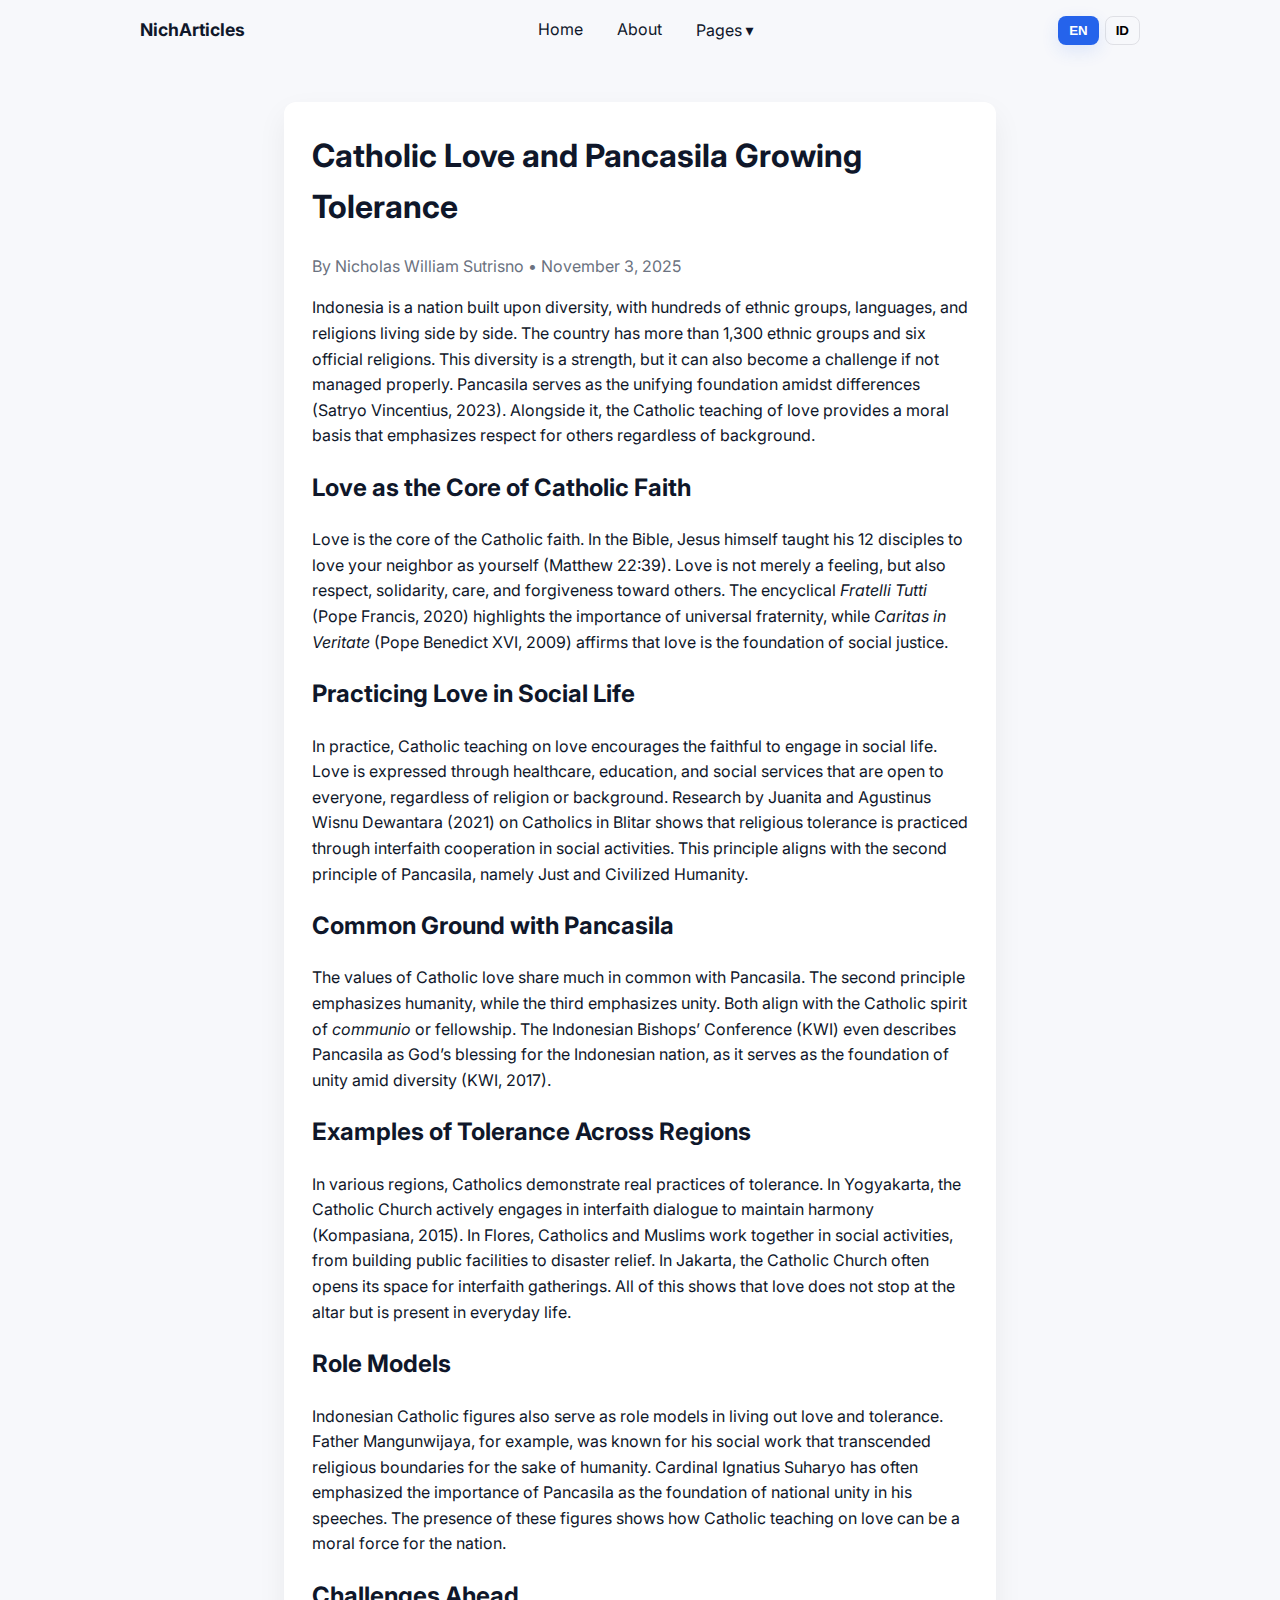
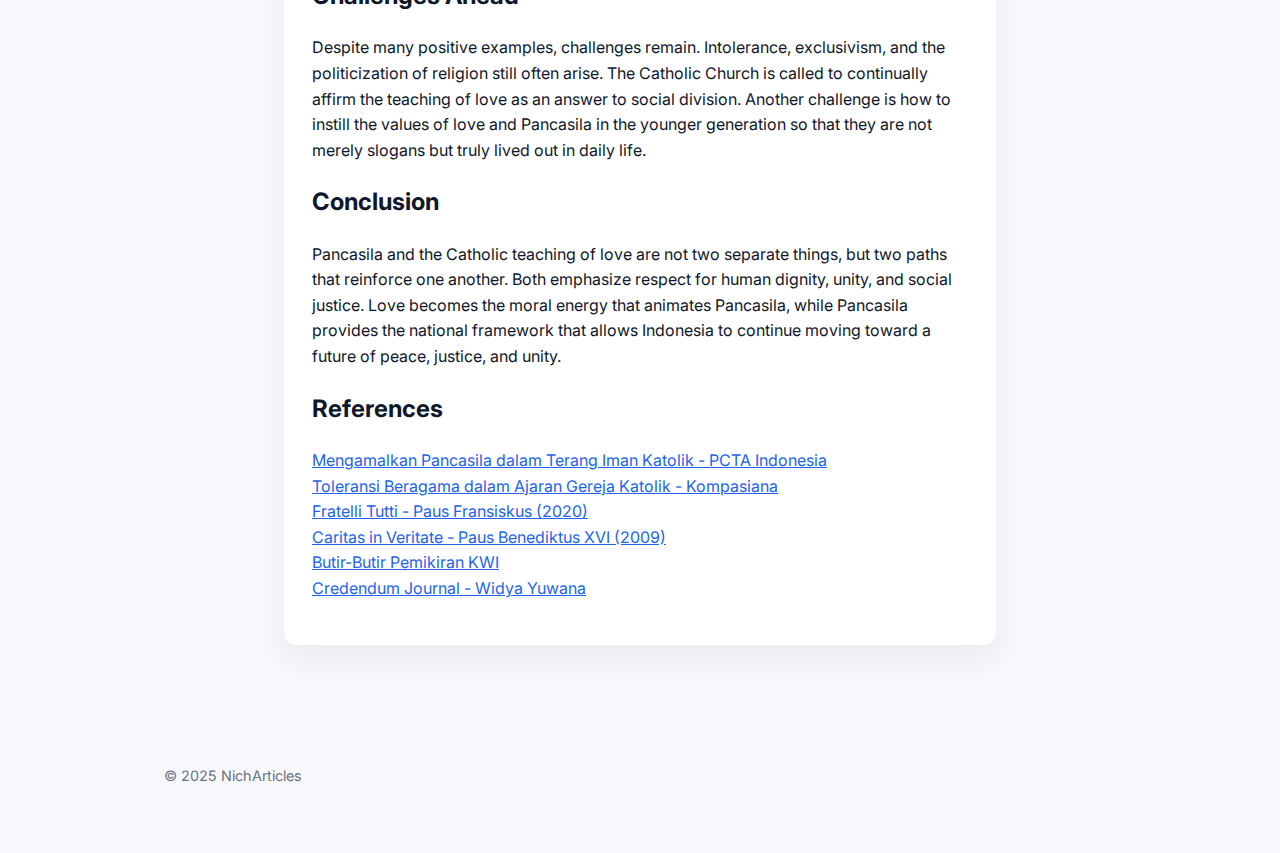
<file: website-folder/article.html>
<!doctype html>
<html lang="id">
<head>
  <meta charset="utf-8" />
  <meta name="viewport" content="width=device-width, initial-scale=1" />
  <title>Kasih Katolik dan Pancasila Menumbuhkan Toleransi — MyArticles</title>
  <link href="https://fonts.googleapis.com/css2?family=Inter:wght@300;400;600;700&display=swap" rel="stylesheet">
  <link rel="stylesheet" href="styles.css">
</head>
<body>
  <header class="site-header">
    <div class="container header-inner">
      <a class="logo" href="index.html">NichArticles</a>
      <nav class="site-nav" aria-label="Main navigation">
        <button class="nav-toggle" aria-label="Toggle menu" aria-expanded="false">☰</button>
        <ul class="nav-list">
          <li><a href="index.html" data-lang="en">Home</a><a href="index.html" data-lang="id" hidden>Beranda</a></li>
          <li><a href="aboutme.html" data-lang="en">About</a><a href="aboutme.html" data-lang="id" hidden>Tentang</a></li>
          <li class="dropdown">
            <button class="dropdown-toggle" aria-haspopup="true" aria-expanded="false"><span data-lang="en">Pages</span><span data-lang="id" hidden>Halaman</span> ▾</button>
            <ul class="dropdown-menu">
              <li><a href="index.html" data-lang="en">Home</a><a href="index.html" data-lang="id" hidden>Beranda</a></li>
              <li><a href="aboutme.html" data-lang="en">About</a><a href="aboutme.html" data-lang="id" hidden>Tentang</a></li>
              <li><a href="article.html" data-lang="en">Article</a><a href="article.html" data-lang="id" hidden>Artikel</a></li>
            </ul>
          </li>
        </ul>
      </nav>

      <div class="lang-switch">
        <button id="btn-en" class="lang-btn" aria-pressed="false">EN</button>
        <button id="btn-id" class="lang-btn" aria-pressed="true">ID</button>
      </div>
    </div>
  </header>

  <main class="container narrow">
    <article class="article">
      <header class="article-header">
        <h1 data-lang="id">Kasih Katolik dan Pancasila Menumbuhkan Toleransi</h1>
        <h1 data-lang="en" hidden>Catholic Love and Pancasila Growing Tolerance</h1>
        <p class="byline" data-lang="id">Oleh Nicholas William Sutrisno • 3 November, 2025</p>
        <p class="byline" data-lang="en" hidden>By Nicholas William Sutrisno • November 3, 2025</p>
      </header>

      <section class="article-body">
        <p data-lang="id">
          Indonesia adalah bangsa yang berdiri di atas keberagaman dengan ratusan suku, bahasa, dan agama yang hidup berdampingan. Indonesia memiliki lebih dari 1.300 kelompok etnis dan enam agama resmi. Keberagaman ini adalah suatu kekuatan, tetapi bisa juga menjadi tantangan jika tidak dikendalikan dengan baik. Pancasila hadir sebagai yang menyatukan suatu perbedaan (Satryo Vincentius, 2023). Dengan itu, ajaran kasih dalam agama Katolik memberikan landasan moral yang menekankan penghormatan terhadap sesama tanpa memandang latar belakang.
        </p>
        <p data-lang="en" hidden>
          Indonesia is a nation built upon diversity, with hundreds of ethnic groups, languages, and religions living side by side. The country has more than 1,300 ethnic groups and six official religions. This diversity is a strength, but it can also become a challenge if not managed properly. Pancasila serves as the unifying foundation amidst differences (Satryo Vincentius, 2023). Alongside it, the Catholic teaching of love provides a moral basis that emphasizes respect for others regardless of background.
        </p>

        <h2 data-lang="id">Kasih sebagai Inti Iman Katolik</h2>
        <h2 data-lang="en" hidden>Love as the Core of Catholic Faith</h2>
        <p data-lang="id">
          Kasih adalah inti dari iman agama Katolik. Dalam Alkitab, Yesus sendiri mengajarkan kepada 12 muridnya bahwa kasihilah sesamamu manusia seperti dirimu sendiri (Matius, 22:39). Kasih bukan hanya perasaan, tetapi juga kehormatan, solidaritas, kepedulian, dan memaafkan terhadap orang lain. Ensiklik <em>Fratelli Tutti</em> (Paus Fransiskus, 2020) mengatakan pentingnya persaudaraan universal, sementara <em>Caritas in Veritate</em> (Paus Benediktus XVI, 2009) menegaskan bahwa kasih adalah dasar keadilan sosial.
        </p>
        <p data-lang="en" hidden>
          Love is the core of the Catholic faith. In the Bible, Jesus himself taught his 12 disciples to love your neighbor as yourself (Matthew 22:39). Love is not merely a feeling, but also respect, solidarity, care, and forgiveness toward others. The encyclical <em>Fratelli Tutti</em> (Pope Francis, 2020) highlights the importance of universal fraternity, while <em>Caritas in Veritate</em> (Pope Benedict XVI, 2009) affirms that love is the foundation of social justice.
        </p>

        <h2 data-lang="id">Praktik Kasih dalam Kehidupan Sosial</h2>
        <h2 data-lang="en" hidden>Practicing Love in Social Life</h2>
        <p data-lang="id">
          Dalam praktiknya, ajaran kasih Katolik mendorong umat untuk terlibat dalam kehidupan sosial. Kasih diwujudkan melalui pelayanan kesehatan, pendidikan, dan karya sosial yang terbuka bagi siapa saja, tanpa memandang agama atau latar belakang. Penelitian Juanita dan Agustinus Wisnu Dewantara (2021) tentang umat Katolik di Blitar menunjukkan bahwa toleransi beragama dipraktikkan melalui kerja sama lintas iman dalam kegiatan sosial. Prinsip ini sejalan dengan sila kedua Pancasila, yaitu Kemanusiaan yang Adil dan Beradab.
        </p>
        <p data-lang="en" hidden>
          In practice, Catholic teaching on love encourages the faithful to engage in social life. Love is expressed through healthcare, education, and social services that are open to everyone, regardless of religion or background. Research by Juanita and Agustinus Wisnu Dewantara (2021) on Catholics in Blitar shows that religious tolerance is practiced through interfaith cooperation in social activities. This principle aligns with the second principle of Pancasila, namely Just and Civilized Humanity.
        </p>

        <h2 data-lang="id">Kesamaan dengan Pancasila</h2>
        <h2 data-lang="en" hidden>Common Ground with Pancasila</h2>
        <p data-lang="id">
          Nilai kasih Katolik memiliki banyak kesamaan dengan Pancasila. Sila kedua menekankan kemanusiaan, sedangkan sila ketiga menekankan persatuan. Keduanya sejalan dengan semangat Katolik yang menekankan <em>communio</em> atau persekutuan. Konferensi Waligereja Indonesia (KWI) bahkan menyebut Pancasila sebagai rahmat Tuhan bagi bangsa Indonesia, karena mampu menjadi dasar persatuan di tengah perbedaan (KWI, 2017).
        </p>
        <p data-lang="en" hidden>
          The values of Catholic love share much in common with Pancasila. The second principle emphasizes humanity, while the third emphasizes unity. Both align with the Catholic spirit of <em>communio</em> or fellowship. The Indonesian Bishops’ Conference (KWI) even describes Pancasila as God’s blessing for the Indonesian nation, as it serves as the foundation of unity amid diversity (KWI, 2017).
        </p>

        <h2 data-lang="id">Praktik Toleransi di Berbagai Daerah</h2>
        <h2 data-lang="en" hidden>Examples of Tolerance Across Regions</h2>
        <p data-lang="id">
          Di berbagai daerah, umat Katolik menunjukkan praktik toleransi yang nyata. Di Yogyakarta, Gereja Katolik aktif dalam dialog lintas agama untuk menjaga kerukunan (Kompasiana, 2015). Di Flores, umat Katolik dan Muslim bekerja sama dalam kegiatan sosial, mulai dari pembangunan fasilitas umum hingga bantuan bencana. Di Jakarta, Gereja Katolik sering membuka ruang bagi pertemuan lintas iman. Semua ini menunjukkan bahwa kasih tidak berhenti di altar, tetapi hadir dalam kehidupan sehari-hari.
        </p>
        <p data-lang="en" hidden>
          In various regions, Catholics demonstrate real practices of tolerance. In Yogyakarta, the Catholic Church actively engages in interfaith dialogue to maintain harmony (Kompasiana, 2015). In Flores, Catholics and Muslims work together in social activities, from building public facilities to disaster relief. In Jakarta, the Catholic Church often opens its space for interfaith gatherings. All of this shows that love does not stop at the altar but is present in everyday life.
        </p>

        <h2 data-lang="id">Tokoh Teladan</h2>
        <h2 data-lang="en" hidden>Role Models</h2>
        <p data-lang="id">
          Tokoh Katolik Indonesia juga menjadi teladan dalam menghidupi kasih dan toleransi. Romo Mangunwijaya, misalnya, dikenal dengan karya sosialnya yang melampaui batas agama demi kemanusiaan. Kardinal Ignatius Suharyo juga sering menekankan pentingnya Pancasila sebagai dasar persatuan bangsa dalam berbagai pidatonya. Kehadiran tokoh-tokoh ini memperlihatkan bagaimana ajaran kasih Katolik dapat menjadi kekuatan moral bagi bangsa.
        </p>
        <p data-lang="en" hidden>
          Indonesian Catholic figures also serve as role models in living out love and tolerance. Father Mangunwijaya, for example, was known for his social work that transcended religious boundaries for the sake of humanity. Cardinal Ignatius Suharyo has often emphasized the importance of Pancasila as the foundation of national unity in his speeches. The presence of these figures shows how Catholic teaching on love can be a moral force for the nation.
        </p>

        <h2 data-lang="id">Tantangan yang Dihadapi</h2>
        <h2 data-lang="en" hidden>Challenges Ahead</h2>
        <p data-lang="id">
          Meski banyak contoh baik, tantangan tetap ada. Fenomena intoleransi, eksklusivisme, dan politisasi agama masih sering muncul. Gereja Katolik dituntut untuk terus menegaskan ajaran kasih sebagai jawaban atas perpecahan sosial. Tantangan lainnya adalah bagaimana menanamkan nilai kasih dan Pancasila kepada generasi muda agar tidak hanya menjadi slogan, tetapi benar-benar dihidupi dalam keseharian.
        </p>
        <p data-lang="en" hidden>
          Despite many positive examples, challenges remain. Intolerance, exclusivism, and the politicization of religion still often arise. The Catholic Church is called to continually affirm the teaching of love as an answer to social division. Another challenge is how to instill the values of love and Pancasila in the younger generation so that they are not merely slogans but truly lived out in daily life.
        </p>

        <h2 data-lang="id">Kesimpulan</h2>
        <h2 data-lang="en" hidden>Conclusion</h2>
        <p data-lang="id">
          Pancasila dan ajaran kasih Katolik bukanlah dua hal yang terpisah, melainkan dua jalan yang saling menguatkan. Keduanya menekankan penghormatan terhadap martabat manusia, persatuan, dan keadilan sosial. Kasih menjadi energi moral yang menghidupkan Pancasila, sementara Pancasila menjadi ruang kebangsaan yang memungkinkan Indonesia terus melangkah menuju masa depan yang penuh damai, adil, dan bersatu.
        </p>
        <p data-lang="en" hidden>
          Pancasila and the Catholic teaching of love are not two separate things, but two paths that reinforce one another. Both emphasize respect for human dignity, unity, and social justice. Love becomes the moral energy that animates Pancasila, while Pancasila provides the national framework that allows Indonesia to continue moving toward a future of peace, justice, and unity.
        </p>


        <h2 data-lang="id">Referensi</h2>
        <h2 data-lang="en" hidden>References</h2>
        <ul style="list-style-type: none; padding-left: 0;">
          <li><a href="https://suara.pctaindonesia.or.id/mengamalkan-pancasila-dalam-terang-iman-katolik" target="_blank">Mengamalkan Pancasila dalam Terang Iman Katolik - PCTA Indonesia</a></li>
          <li><a href="https://www.kompasiana.com/alexanderphiliph/550f5b34813311872cbc67bd/toleransi-beragama-dalam-ajaran-gereja-katolik" target="_blank">Toleransi Beragama dalam Ajaran Gereja Katolik - Kompasiana</a></li>
          <li><a href="https://www.vatican.va/content/francesco/en/encyclicals/documents/papa-francesco_20201003_enciclica-fratelli-tutti.html" target="_blank">Fratelli Tutti - Paus Fransiskus (2020)</a></li>
          <li><a href="https://www.vatican.va/content/benedict-xvi/en/encyclicals/documents/hf_ben-xvi_enc_20090629_caritas-in-veritate.html" target="_blank">Caritas in Veritate - Paus Benediktus XVI (2009)</a></li>
          <li><a href="https://www.dokpenkwi.org/butir-butir-pemikiran-konferensi-nasional-umat-katolik-indonesia/" target="_blank">Butir-Butir Pemikiran KWI</a></li>
          <li><a href="https://ejournal.widyayuwana.ac.id/credendum/issue/view/32" target="_blank">Credendum Journal - Widya Yuwana</a></li>
        </ul>
      </section>
    </article>
  </main>

  <footer class="site-footer">
    <div class="container">
      <p>© 2025 NichArticles</p>
    </div>
  </footer>

  <script src="main.js"></script>
</body>
</html>
</file>
<file: website-folder/styles.css>
:root{
  --bg:#f7f8fb;
  --card:#ffffff;
  --muted:#6b7280;
  --text:#0f172a;
  --accent:#2563eb;
  --radius:12px;
}

*{box-sizing:border-box}
html,body{height:100%}
body{
  margin:0;
  font-family:Inter, ui-sans-serif, system-ui, -apple-system, 'Segoe UI', Roboto, 'Helvetica Neue', Arial;
  background:var(--bg);
  color:var(--text);
  -webkit-font-smoothing:antialiased;
  -moz-osx-font-smoothing:grayscale;
  line-height:1.6;
}

.container{max-width:1000px;margin:0 auto;padding:24px}
.container.narrow{max-width:760px}
.header-inner{display:flex;align-items:center;justify-content:space-between;padding:12px 0}
.logo{font-weight:700;color:var(--text);text-decoration:none;font-size:1.1rem}

/* Navigation */
.site-nav{position:relative}
.nav-toggle{display:none;background:none;border:0;font-size:1.25rem}
.nav-toggle:focus-visible{outline:3px solid rgba(37,99,235,0.12);outline-offset:2px}
.nav-list{display:flex;gap:18px;list-style:none;margin:0;padding:0;align-items:center}
.nav-list a{color:var(--text);text-decoration:none;padding:8px;border-radius:8px}
.nav-list a:hover{background:rgba(0,0,0,0.04)}

/* Dropdown */
.dropdown{position:relative}
.dropdown-toggle{background:none;border:0;padding:8px;border-radius:8px;cursor:pointer;font-size:inherit;color:var(--text);font-family:inherit}
.dropdown-toggle:focus-visible{outline:3px solid rgba(37,99,235,0.12);outline-offset:2px}
.dropdown-menu{position:absolute;top:100%;left:0;display:none;min-width:200px;background:var(--card);box-shadow:0 8px 24px rgba(16,24,40,0.08);border-radius:10px;padding:8px;margin-top:8px}
.dropdown-menu li{list-style:none}
.dropdown-menu a{display:block;padding:8px 12px;color:var(--text);text-decoration:none;border-radius:6px}
.dropdown-menu a:hover{background:var(--bg)}
.dropdown:hover .dropdown-menu{display:block}

/* Hero */
.hero{background:linear-gradient(180deg, rgba(37,99,235,0.06), transparent);padding:36px;border-radius:12px;margin-bottom:22px;width:100%}
.hero h1{margin:0 0 8px;font-size:2rem}
.lead{color:var(--muted);margin-top:0}
.btn{display:inline-block;margin-top:12px;padding:10px 16px;background:var(--accent);color:#fff;border-radius:8px;text-decoration:none}
.btn:focus-visible{outline:3px solid rgba(37,99,235,0.12);outline-offset:2px}

/* Cards */
.cards{display:grid;grid-template-columns:repeat(auto-fit,minmax(260px,1fr));gap:18px}
.card{background:var(--card);border-radius:12px;padding:12px;box-shadow:0 6px 18px rgba(16,24,40,0.06)}
.card img{width:100%;height:auto;border-radius:8px}
.card h3{margin:10px 0 6px}
.card .meta{font-size:0.85rem;color:var(--muted)}
.card p{margin:0 0 12px}
.read-more{color:var(--accent);text-decoration:none}
.read-more:focus-visible{outline:3px solid rgba(37,99,235,0.12);outline-offset:2px}

/* Article styles */
.article{background:var(--card);padding:28px;border-radius:12px;box-shadow:0 12px 30px rgba(16,24,40,0.06);margin:28px 0}
.article h1{font-size:2rem;margin-top:0}
.byline{color:var(--muted);margin-bottom:12px}
.hero{width:100%;border-radius:10px}
.article-body img{max-width:100%;height:auto;border-radius:8px}
.article-body h2{margin-top:20px}
.article-body p{color:var(--text);margin-bottom:14px}
.article-body pre{background:#0f172a;color:#f8fafc;padding:14px;border-radius:8px;overflow:auto;font-family:ui-monospace, SFMono-Regular, Menlo, Monaco, "Roboto Mono", "Courier New", monospace;white-space:pre;word-break:break-word}
.article-body code{background:#eef2ff;color:#1e293b;padding:2px 6px;border-radius:6px;font-family:ui-monospace, SFMono-Regular, Menlo, Monaco, "Roboto Mono", "Courier New", monospace}
blockquote{border-left:4px solid rgba(37,99,235,0.2);padding:12px 16px;background:rgba(37,99,235,0.04);border-radius:8px}
blockquote cite{display:block;margin-top:8px;color:var(--muted);font-size:0.9rem}
figure{margin:0}
figcaption{font-size:0.9rem;color:var(--muted);margin-top:6px}

/* Footer */
.site-footer{padding:28px 0;color:var(--muted);font-size:0.9rem}

/* Responsive */
@media (max-width:800px){
  .nav-list{display:none;position:absolute;right:12px;top:56px;background:var(--card);flex-direction:column;width:220px;padding:12px;border-radius:10px;box-shadow:0 12px 28px rgba(16,24,40,0.08)}
  .nav-list.show{display:flex}
  .nav-toggle{display:inline-block}
  .dropdown:hover .dropdown-menu{display:none}
  .dropdown-menu{position:relative;margin:8px 0;box-shadow:none}
  .header-inner{gap:12px}
}

/* Small tweaks */
.narrow .article{margin-top:18px}
.avatar{width:120px;border-radius:999px;margin-bottom:12px}
.about-card{background:var(--card);padding:24px;border-radius:12px;box-shadow:0 8px 22px rgba(16,24,40,0.06)}

/* Utility */
.meta{color:var(--muted)}

a{color:var(--accent)}

/* language buttons + minor utilities (for language toggle) */
.lang-switch{margin-left:12px;display:flex;gap:6px;align-items:center}
.lang-btn{background:transparent;border:1px solid rgba(15,23,42,0.10);padding:6px 10px;border-radius:8px;cursor:pointer;font-weight:600}
.lang-btn[aria-pressed="true"]{background:var(--accent);color:#fff;border-color:transparent;box-shadow:0 6px 18px rgba(37,99,235,0.12)}
.lang-btn:focus-visible{outline:3px solid rgba(37,99,235,0.12);outline-offset:2px}
.visually-hidden{position:absolute;width:1px;height:1px;padding:0;margin:-1px;overflow:hidden;clip:rect(0 0 0 0);white-space:nowrap;border:0}
.fade-in-up{animation:fadeUp 420ms ease both}
@keyframes fadeUp{from{opacity:0;transform:translateY(10px)}to{opacity:1;transform:translateY(0)}}
.animated-pulse{animation:pulse 2400ms ease-in-out infinite}
@keyframes pulse{0%{transform:scale(1)}50%{transform:scale(1.03)}100%{transform:scale(1)}}
@media (prefers-reduced-motion: reduce){.fade-in-up,.animated-pulse{animation:none!important}}

[hidden]{display:none!important}
</file>
